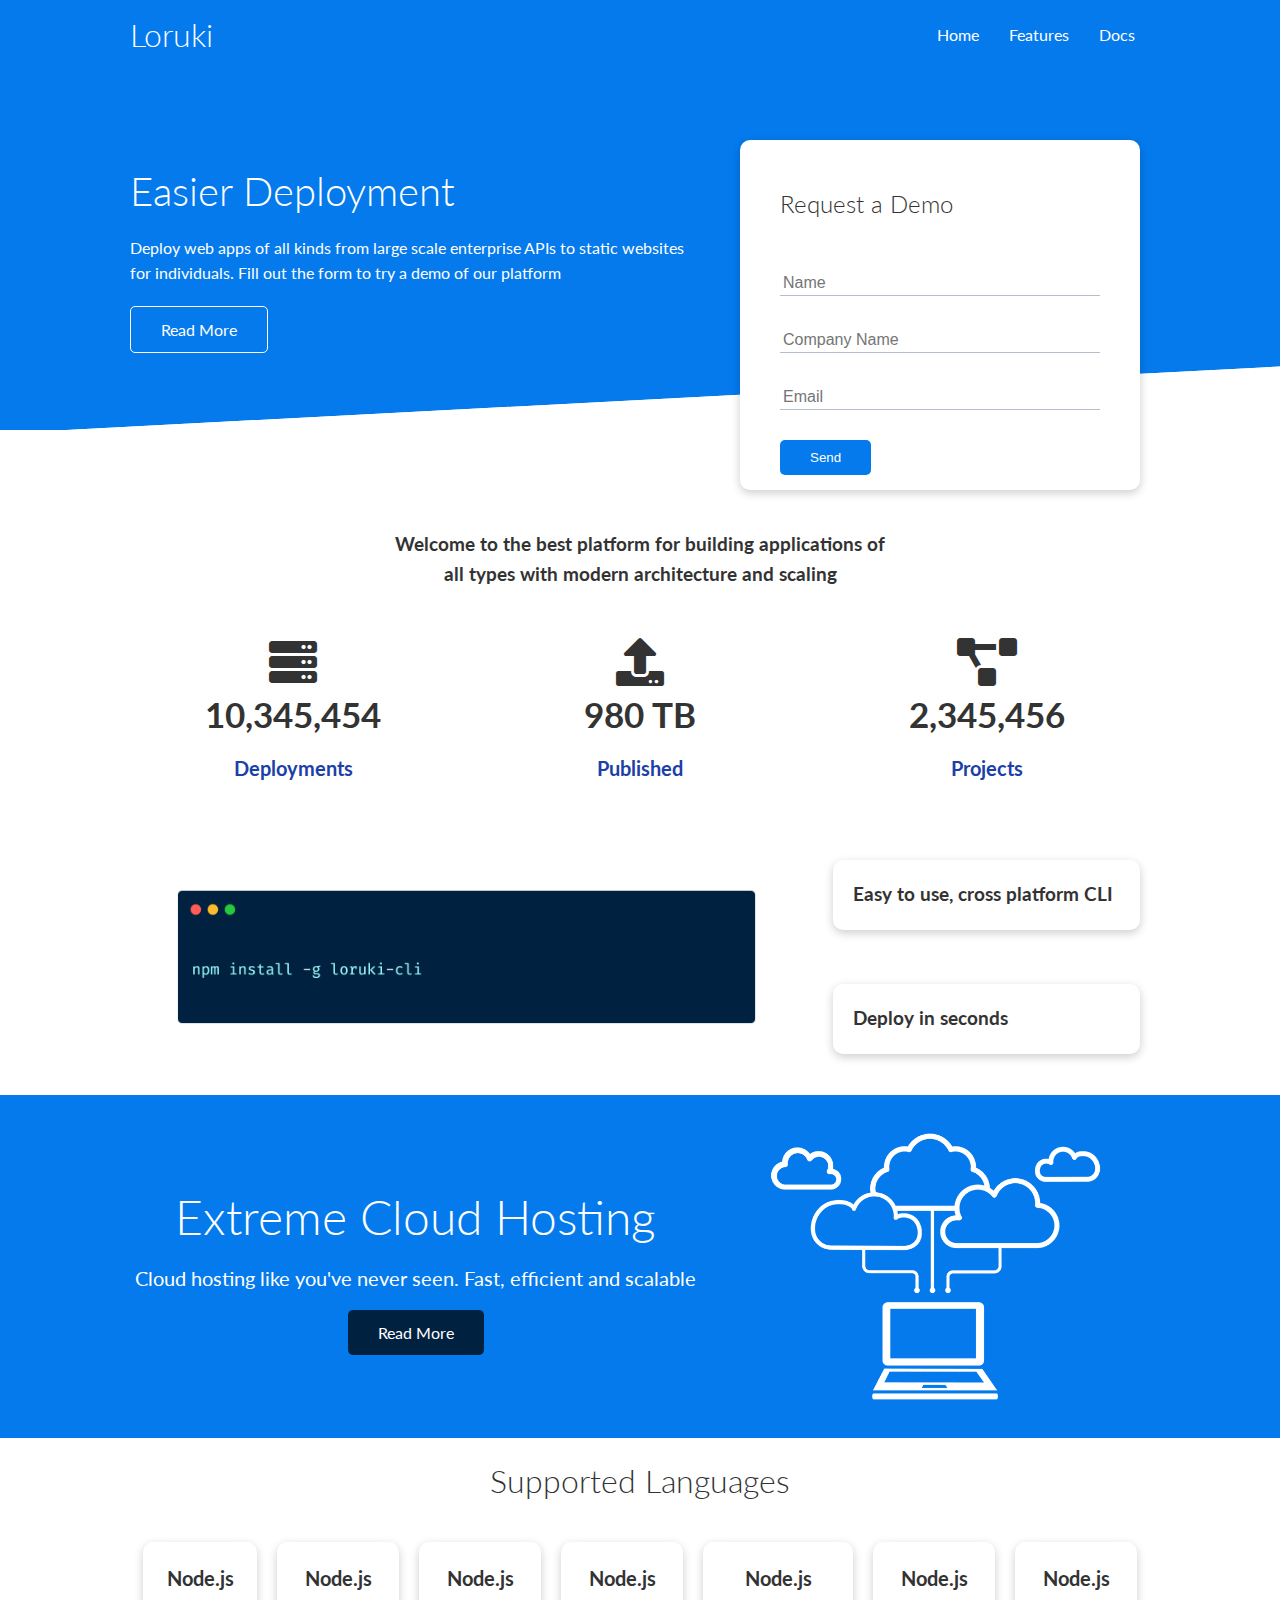
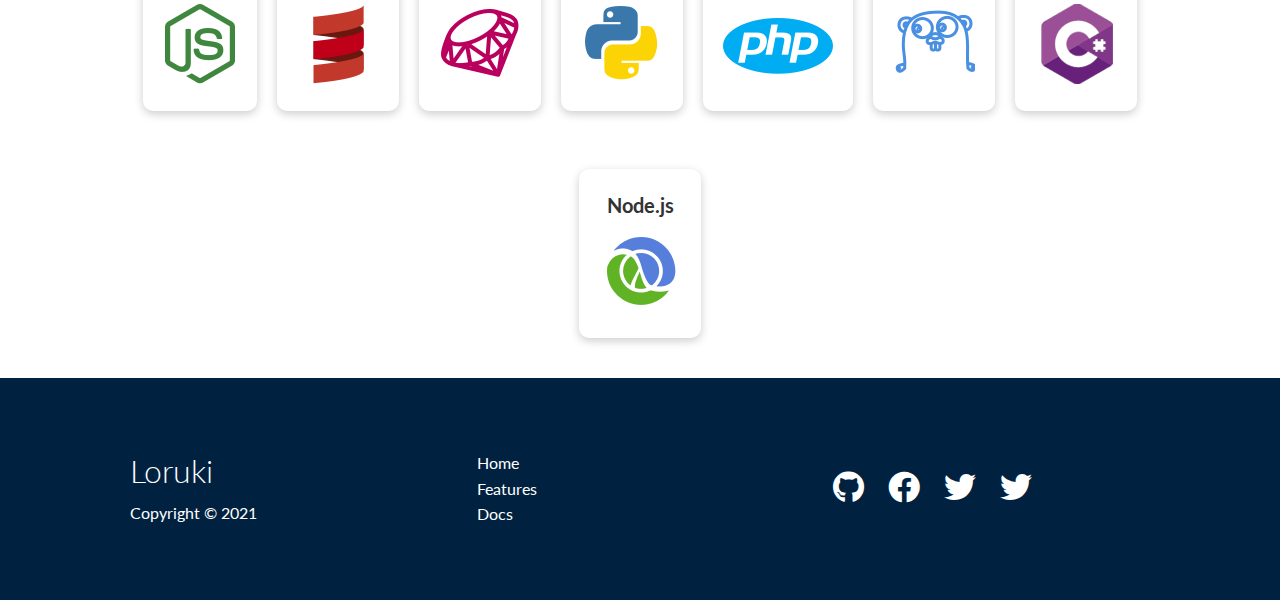
<file: index.html>
<!DOCTYPE html>
<html lang="en">
  <head>
    <meta charset="UTF-8" />
    <meta name="viewport" content="width=device-width, initial-scale=1.0" />
    <link
      rel="stylesheet"
      href="https://cdnjs.cloudflare.com/ajax/libs/font-awesome/5.15.3/css/all.min.css
      "
    />
    <link rel="stylesheet" href="css/style.css" />
    <title>Lokuri</title>
  </head>
  <body>
    <!-- navbar -->
    <div class="navbar">
      <div class="container flex">
        <h1 class="logo">Loruki</h1>

        <nav>
          <ul>
            <li><a href="index.html">Home</a></li>
            <li><a href="features.html">Features</a></li>
            <li><a href="docs.html">Docs</a></li>
          </ul>
        </nav>
      </div>
    </div>
    <!-- showcase -->
    <section class="showcase">
      <div class="container grid">
        <div class="showcase-text">
          <h1>Easier Deployment</h1>
          <p>
            Deploy web apps of all kinds from large scale enterprise APIs to
            static websites for individuals. Fill out the form to try a demo of
            our platform
          </p>
          <a href="features.html" class="btn btn-outline">Read More</a>
        </div>
        <div class="showcase-form card">
          <h2>Request a Demo</h2>
          <form
            action="
          "
            name="contact"
            method="POST"
            data-netlify="true"
            netlify-honeypot="bot-field"
          >
            <input type="hidden" name="form-name" value="contact" />
            <p class="hidden">
              <label
                >Don't fill this out if you're human: <input name="bot-field" <
              /></label>
            </p>
            <div class="form-control">
              <input type="text" name="name" placeholder="Name" required />
            </div>
            <div class="form-control">
              <input
                type="text"
                name="company"
                placeholder="Company Name"
                required
              />
            </div>
            <div class="form-control">
              <input type="email" name="email" placeholder="Email" required />
            </div>
            <input type="submit" value="Send" class="btn btn-primary" />
          </form>
        </div>
      </div>
    </section>
    <!-- stats -->
    <section class="stats">
      <div class="container">
        <h3 class="stats-heading text-center my-1">
          Welcome to the best platform for building applications of all types
          with modern architecture and scaling
        </h3>
        <div class="grid grid-3 text-center my-4">
          <div>
            <i class="fas fa-server fa-3x"></i>
            <h3>10,345,454</h3>
            <p class="text-secondary">Deployments</p>
          </div>
          <div>
            <i class="fas fa-upload fa-3x"></i>
            <h3>980 TB</h3>
            <p class="text-secondary">Published</p>
          </div>
          <div>
            <i class="fas fa-project-diagram fa-3x"></i>
            <h3>2,345,456</h3>
            <p class="text-secondary">Projects</p>
          </div>
        </div>
      </div>
    </section>
    <!-- cli -->
    <section class="cli">
      <div class="container grid">
        <img src="images/cli.png" alt="" />
        <div class="card">
          <h3>Easy to use, cross platform CLI</h3>
        </div>
        <div class="card">
          <h3>Deploy in seconds</h3>
        </div>
      </div>
    </section>

    <!-- Cloud -->
    <section class="cloud bg-primary my-2 py-2">
      <div class="container grid">
        <div class="text-center">
          <h2 class="lg">Extreme Cloud Hosting</h2>
          <p class="lead my-1">
            Cloud hosting like you've never seen. Fast, efficient and scalable
          </p>
          <a href="features.html" class="btn btn-dark">Read More</a>
        </div>
        <img src="images/cloud.png" alt="" />
      </div>
    </section>
    <!-- languages section -->
    <section class="languages">
      <h2 class="md text-center my-2">Supported Languages</h2>
      <div class="container flex">
        <div class="card">
          <h4>Node.js</h4>
          <img src="images/logos/node.png" alt="" />
        </div>
        <div class="card">
          <h4>Node.js</h4>
          <img src="images/logos/scala.png" alt="" />
        </div>
        <div class="card">
          <h4>Node.js</h4>
          <img src="images/logos/ruby.png" alt="" />
        </div>
        <div class="card">
          <h4>Node.js</h4>
          <img src="images/logos/python.png" alt="" />
        </div>
        <div class="card">
          <h4>Node.js</h4>
          <img src="images/logos/php.png" alt="" />
        </div>
        <div class="card">
          <h4>Node.js</h4>
          <img src="images/logos/go.png" alt="" />
        </div>
        <div class="card">
          <h4>Node.js</h4>
          <img src="images/logos/csharp.png" alt="" />
        </div>
        <div class="card">
          <h4>Node.js</h4>
          <img src="images/logos/clojure.png" alt="" />
        </div>
      </div>
    </section>

    <!-- footer -->
    <footer class="footer bg-dark py-5">
      <div class="container grid grid-3">
        <div>
          <h1>Loruki</h1>
          <p>Copyright &copy; 2021</p>
        </div>
        <nav>
          <ul>
            <li><a href="index.html">Home</a></li>
            <li><a href="features.html">Features</a></li>
            <li><a href="docs.html">Docs</a></li>
          </ul>
        </nav>
        <div class="social">
          <a href=""> <i class="fab fa-github fa-2x"></i></a>
          <a href=""> <i class="fab fa-facebook fa-2x"></i></a>
          <a href=""> <i class="fab fa-twitter fa-2x"></i></a>
          <a href=""> <i class="fab fa-twitter fa-2x"></i></a>
        </div>
      </div>
    </footer>
  </body>
</html>
</file>
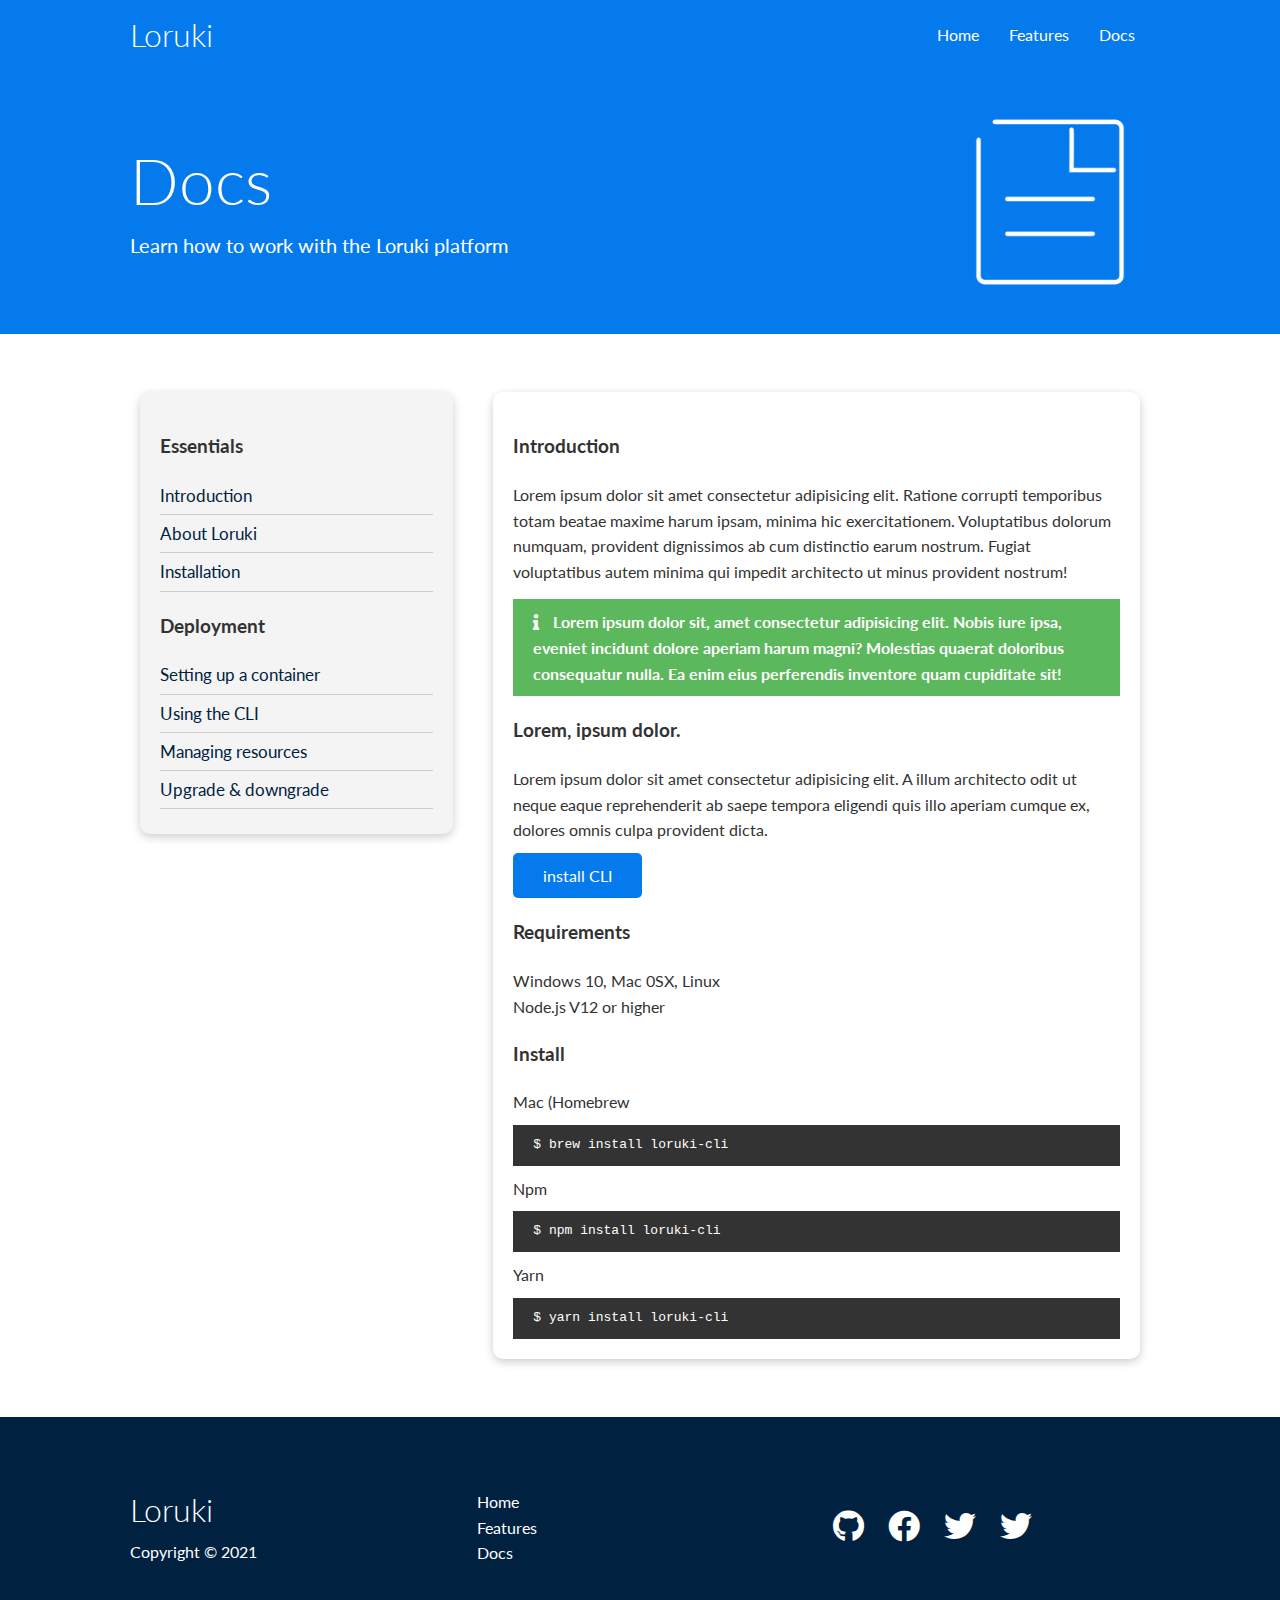
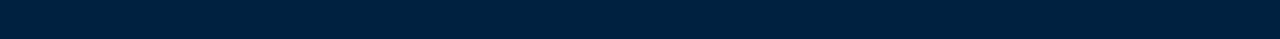
<file: docs.html>
<!DOCTYPE html>
<html lang="en">
  <head>
    <meta charset="UTF-8" />
    <meta name="viewport" content="width=device-width, initial-scale=1.0" />
    <link
      rel="stylesheet"
      href="https://cdnjs.cloudflare.com/ajax/libs/font-awesome/5.15.3/css/all.min.css
      "
    />
    <link rel="stylesheet" href="css/style.css" />
    <title>Lokuri</title>
  </head>
  <body>
    <!-- navbar -->
    <div class="navbar">
      <div class="container flex">
        <h1 class="logo">Loruki</h1>

        <nav>
          <ul>
            <li><a href="index.html">Home</a></li>
            <li><a href="features.html">Features</a></li>
            <li><a href="docs.html">Docs</a></li>
          </ul>
        </nav>
      </div>
    </div>

    <!-- head -->
    <section class="docs-head bg-primary py-3">
      <div class="container grid">
        <div>
          <h1 class="xl">Docs</h1>
          <p class="lead">Learn how to work with the Loruki platform</p>
        </div>
        <img src="images/docs.png" alt="" />
      </div>
    </section>

    <section class="docs-main my-4">
      <div class="container grid">
        <div class="card bg-light p-3">
          <h3 class="my-2">Essentials</h3>
          <nav>
            <ul>
              <li><a class="text-primary" href="#">Introduction</a></li>
              <li><a href="#">About Loruki</a></li>
              <li><a href="#">Installation</a></li>
            </ul>
          </nav>
          <h3 class="my-2">Deployment</h3>
          <nav>
            <ul>
              <li><a href="#">Setting up a container</a></li>
              <li><a href="#">Using the CLI</a></li>
              <li><a href="#">Managing resources</a></li>
              <li><a href="#">Upgrade & downgrade</a></li>
            </ul>
          </nav>
        </div>
        <div class="card">
          <h3>Introduction</h3>
          <p>
            Lorem ipsum dolor sit amet consectetur adipisicing elit. Ratione
            corrupti temporibus totam beatae maxime harum ipsam, minima hic
            exercitationem. Voluptatibus dolorum numquam, provident dignissimos
            ab cum distinctio earum nostrum. Fugiat voluptatibus autem minima
            qui impedit architecto ut minus provident nostrum!
          </p>
          <div class="alert alert-success">
            <i class="fas fa-info"></i>
            <span
              >Lorem ipsum dolor sit, amet consectetur adipisicing elit. Nobis
              iure ipsa, eveniet incidunt dolore aperiam harum magni? Molestias
              quaerat doloribus consequatur nulla. Ea enim eius perferendis
              inventore quam cupiditate sit!</span
            >
          </div>
          <h3>Lorem, ipsum dolor.</h3>
          <p>
            Lorem ipsum dolor sit amet consectetur adipisicing elit. A illum
            architecto odit ut neque eaque reprehenderit ab saepe tempora
            eligendi quis illo aperiam cumque ex, dolores omnis culpa provident
            dicta.
          </p>
          <a href="" class="btn btn-primary">install CLI</a>
          <h3>Requirements</h3>
          <ul>
            <li>Windows 10, Mac 0SX, Linux</li>
            <li>Node.js V12 or higher</li>
          </ul>

          <h3>Install</h3>
          <p>Mac (Homebrew</p>
          <pre><code>$ brew install loruki-cli</code></pre>
          <p>Npm</p>
          <pre><code>$ npm install loruki-cli</code></pre>
          <p>Yarn</p>
          <pre><code>$ yarn install loruki-cli</code></pre>
        </div>
      </div>
    </section>

    <!-- footer -->
    <footer class="footer bg-dark py-5">
      <div class="container grid grid-3">
        <div>
          <h1>Loruki</h1>
          <p>Copyright &copy; 2021</p>
        </div>
        <nav>
          <ul>
            <li><a href="index.html">Home</a></li>
            <li><a href="features.html">Features</a></li>
            <li><a href="docs.html">Docs</a></li>
          </ul>
        </nav>
        <div class="social">
          <a href=""> <i class="fab fa-github fa-2x"></i></a>
          <a href=""> <i class="fab fa-facebook fa-2x"></i></a>
          <a href=""> <i class="fab fa-twitter fa-2x"></i></a>
          <a href=""> <i class="fab fa-twitter fa-2x"></i></a>
        </div>
      </div>
    </footer>
  </body>
</html>
</file>
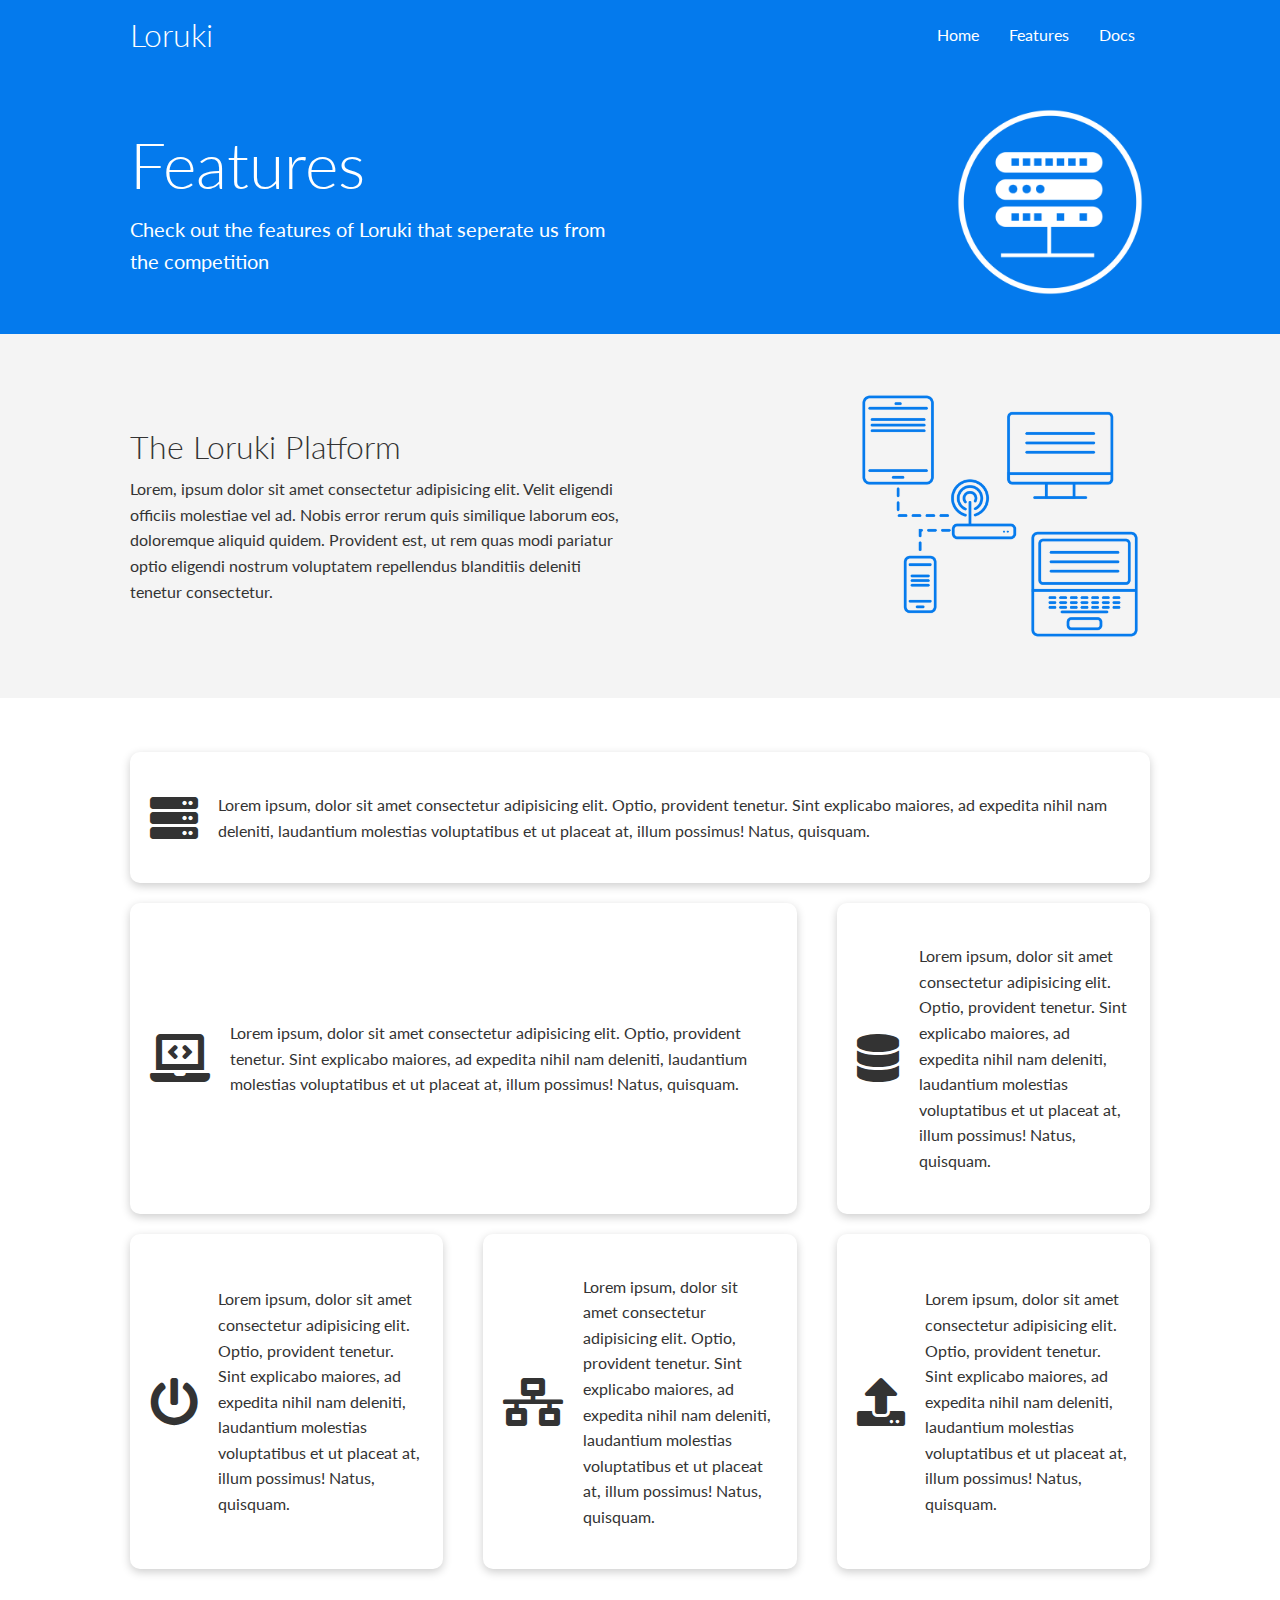
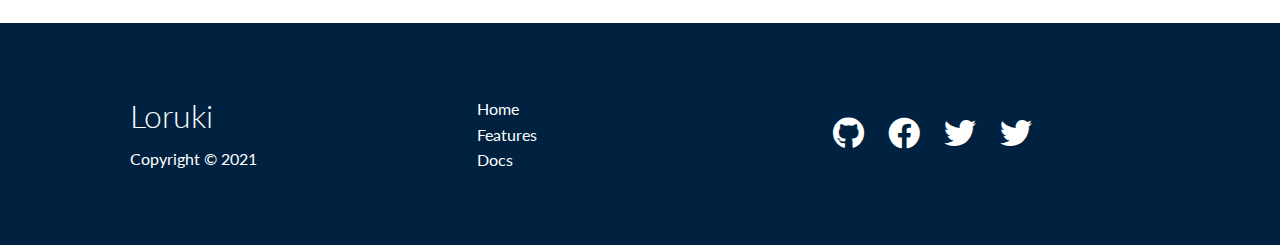
<file: features.html>
<!DOCTYPE html>
<html lang="en">
  <head>
    <meta charset="UTF-8" />
    <meta name="viewport" content="width=device-width, initial-scale=1.0" />
    <link
      rel="stylesheet"
      href="https://cdnjs.cloudflare.com/ajax/libs/font-awesome/5.15.3/css/all.min.css
      "
    />
    <link rel="stylesheet" href="css/style.css" />
    <title>Lokuri</title>
  </head>
  <body>
    <!-- navbar -->
    <div class="navbar">
      <div class="container flex">
        <h1 class="logo">Loruki</h1>

        <nav>
          <ul>
            <li><a href="index.html">Home</a></li>
            <li><a href="features.html">Features</a></li>
            <li><a href="docs.html">Docs</a></li>
          </ul>
        </nav>
      </div>
    </div>

    <!-- header -->
    <section class="features-head bg-primary py-3">
      <div class="container grid">
        <div>
          <h1 class="xl">Features</h1>
          <p class="lead">
            Check out the features of Loruki that seperate us from the
            competition
          </p>
        </div>
        <img src="images/server.png" alt="" />
      </div>
    </section>
    <!-- sub head -->
    <section class="features-sub-head bg-light py-3">
        <div class="container grid">
            <div>
                <h1 class="md">The Loruki Platform</h1>
                <p>
                Lorem, ipsum dolor sit amet consectetur adipisicing elit. Velit eligendi officiis molestiae vel ad. Nobis error rerum quis similique laborum eos, doloremque aliquid quidem. Provident est, ut rem quas modi pariatur optio eligendi nostrum voluptatem repellendus blanditiis deleniti tenetur consectetur.
                </p>
              </div>
              <img src="images/server2.png" alt="" />
            </div>
        </div>
    </section>

    <section class="features-main my-2">
        <div class="container grid grid-3">
            <div class="card flex">
                <i class="fas fa-server fa-3x"></i>
                <p>Lorem ipsum, dolor sit amet consectetur adipisicing elit. Optio, provident tenetur. Sint explicabo maiores, ad expedita nihil nam deleniti, laudantium molestias voluptatibus et ut placeat at, illum possimus! Natus, quisquam.</p>
            </div>
            <div class="card flex ">
                <i class="fas fa-laptop-code fa-3x"></i>
                <p>Lorem ipsum, dolor sit amet consectetur adipisicing elit. Optio, provident tenetur. Sint explicabo maiores, ad expedita nihil nam deleniti, laudantium molestias voluptatibus et ut placeat at, illum possimus! Natus, quisquam.</p>
            </div>
            <div class="card flex">
                <i class="fas fa-database fa-3x"></i>
                <p>Lorem ipsum, dolor sit amet consectetur adipisicing elit. Optio, provident tenetur. Sint explicabo maiores, ad expedita nihil nam deleniti, laudantium molestias voluptatibus et ut placeat at, illum possimus! Natus, quisquam.</p>
            </div>
            <div class="card flex">
                <i class="fas fa-power-off fa-3x"></i>
                <p>Lorem ipsum, dolor sit amet consectetur adipisicing elit. Optio, provident tenetur. Sint explicabo maiores, ad expedita nihil nam deleniti, laudantium molestias voluptatibus et ut placeat at, illum possimus! Natus, quisquam.</p>
            </div>
            <div class="card flex">
                <i class="fas fa-network-wired fa-3x"></i>
                <p>Lorem ipsum, dolor sit amet consectetur adipisicing elit. Optio, provident tenetur. Sint explicabo maiores, ad expedita nihil nam deleniti, laudantium molestias voluptatibus et ut placeat at, illum possimus! Natus, quisquam.</p>
            </div>
            <div class="card flex">
                <i class="fas fa-upload fa-3x"></i>
                <p>Lorem ipsum, dolor sit amet consectetur adipisicing elit. Optio, provident tenetur. Sint explicabo maiores, ad expedita nihil nam deleniti, laudantium molestias voluptatibus et ut placeat at, illum possimus! Natus, quisquam.</p>
            </div>
        </div>
    </section>


    <!-- footer -->
    <footer class="footer bg-dark py-5">
      <div class="container grid grid-3">
        <div>
          <h1>Loruki</h1>
          <p>Copyright &copy; 2021</p>
        </div>
        <nav>
          <ul>
            <li><a href="index.html">Home</a></li>
            <li><a href="features.html">Features</a></li>
            <li><a href="docs.html">Docs</a></li>
          </ul>
        </nav>
        <div class="social">
          <a href=""> <i class="fab fa-github fa-2x"></i></a>
          <a href=""> <i class="fab fa-facebook fa-2x"></i></a>
          <a href=""> <i class="fab fa-twitter fa-2x"></i></a>
          <a href=""> <i class="fab fa-twitter fa-2x"></i></a>
        </div>
      </div>
    </footer>
  </body>
</html>
</file>
<file: css/style.css>
@import url("https://fonts.googleapis.com/css2?family=Lato:wght@300&display=swap");

:root {
  --primary-color: #047aed;
  --secondary-color: #1c3fa8;
  --dark-color: #002240;
  --light-color: #f4f4f4;
  --success-color: #5cb85c;
  --error-color: #d9534f;
}

* {
  margin: 0;
  padding: 0;
  box-sizing: border-box;
}

.hidden {
  visibility: hidden;
  height: 0;
}

/* margins */

.my-1 {
  margin: 1rem 0;
}

.my-2 {
  margin: 1.5rem 0;
}

.my-3 {
  margin: 2rem 0;
}

.my-4 {
  margin: 3rem 0;
}

.my-5 {
  margin: 4rem 0;
}

.m-1 {
  margin: 1rem;
}

.m-2 {
  margin: 1.5rem;
}

.m-3 {
  margin: 2rem;
}

.m-4 {
  margin: 3rem;
}

.m-5 {
  margin: 4rem;
}

/* padding */
.py-1 {
  padding: 1rem 0;
}

.py-2 {
  padding: 1.5rem 0;
}

.py-3 {
  padding: 2rem 0;
}

.py-4 {
  padding: 3rem 0;
}

.py-5 {
  padding: 4rem 0;
}

.p-1 {
  padding: 1rem;
}

.p-2 {
  padding: 1.5rem;
}

.p-3 {
  padding: 2rem;
}

.p-4 {
  padding: 3rem;
}

.p-5 {
  margin: 4rem;
}

/* base styles */

body {
  font-family: "Lato", sans-serif;
  color: #333;
  line-height: 1.6;
}

ul {
  list-style-type: none;
}

a {
  text-decoration: none;
  color: #333;
}

h1,
h2 {
  font-weight: 300;
  line-height: 1.2;
  margin: 10px 0;
}

p {
  margin: 10px 0;
}

img {
  width: 100%;
}

/* navbar */

.navbar {
  color: #fff;
  height: 70px;
  background-color: var(--primary-color);
}

.navbar .flex {
  justify-content: space-between;
}

.container {
  max-width: 1100px;
  margin: 0 auto;
  overflow: auto;
  /* this was to get rid of the 10px we have set on all our h1s */
  padding: 0 40px;
}

.flex {
  display: flex;
  justify-content: center;
  align-items: center;
  height: 100%;
}

.navbar ul {
  display: flex;
}

.navbar a {
  color: #fff;
  padding: 10px;
  margin: 0 5px;
}

.navbar a:hover {
  border-bottom: 2px #fff solid;
  background-color: rgb(255, 162, 0);
}

/* showcase */

.showcase {
  height: 40vh;
  background-color: var(--primary-color);
  color: #fff;
  position: relative;
  /* position relative jus means move it from where it is but keep its mark there ,, n also needed for position absolujte if we wanted to position any children anbsolutely so we set relative here  */
}

.showcase h1 {
  font-size: 40px;
}

.showcase p {
  margin: 20px 0;
}

.grid {
  display: grid;
  grid-template-columns: 1fr 1fr;
  gap: 20px;
  justify-content: center;
  align-items: center;
  height: 100%;
}

.showcase .grid {
  grid-template-columns: 55% 45%;
  gap: 0;
  overflow: visible;
}

.showcase-text {
  animation: slideInFromLeft 1s ease-in;
}

.card {
  background-color: #fff;
  color: #333;
  border-radius: 10px;
  box-shadow: 0 3px 10px rgba(0, 0, 0, 0.2);
  padding: 20px;
  margin: 10px;
}

.showcase-form {
  position: relative;
  top: 60px;
  height: 350px;
  width: 400px;
  padding: 40px;
  z-index: 100;
  justify-self: end;
  animation: slideInFromRight 1s ease-in;
}

.showcase-form .form-control {
  margin: 30px 0;
}

.showcase-form input[type="text"],
.showcase-form input[type="email"] {
  border: 0;
  border-bottom: 1px solid #b4becb;
  width: 100%;
  padding: 3px;
  font-size: 16px;
}

.showcase input:focus {
  outline: none;
}

.btn {
  display: inline-block;
  padding: 10px 30px;
  cursor: pointer;
  background: var(--primary-color);
  color: #fff;
  border: none;
  border-radius: 5px;
}

.btn-outline {
  background-color: transparent;
  border: 1px #fff solid;
}

.btn:hover {
  transform: scale(0.98);
}

.showcase::before,
.showcase::after {
  content: "";
  position: absolute;
  height: 100px;
  bottom: -70px;
  /* minus instead of pushing up from bottom likw ir does with positiv value it will push bottom down so its like doing top but we can start it from the bottom  */
  right: 0;
  left: 0;
  background: #fff;
  transform: skewY(-3deg);
  /* sick little effect above  */
  -webkit-transform: skewY(-3deg);
  -moz-transform: skewY(-3deg);
  -ms-transform: skewY(-3deg);
}

/* backgrounds and colored buttons */
.bg-primary,
.btn-primary {
  background-color: var(--primary-color);
  color: #fff;
}

.bg-primary a,
.btn-primary a,
.bg-secondary a,
.btn-secondary a,
.bg-dark a,
.btn-dark a,
.bg-light a,
.btn-light a {
  color: #fff;
}

.bg-secondary,
.btn-secondary {
  background-color: var(--secondary-color);
  color: #fff;
}

.bg-dark,
.btn-dark {
  background-color: var(--dark-color);
  color: #fff;
}

.bg-light,
.btn-light {
  background-color: var(--light-color);
  color: #333;
}

/* text sizes */

.lead {
  font-size: 20px;
}

.sm {
  font-size: 1rem;
}

.md {
  font-size: 2rem;
}

.lg {
  font-size: 3rem;
}

.xl {
  font-size: 4rem;
}

/* stats  */
.stats {
  padding-top: 100px;
  animation: slideInFromBottom 1s ease-in;
}

.grid-3 {
  grid-template-columns: repeat(3, 1fr);
  /* cos this is further down in css file it will take priority over our grid class so therefore it will apply this one where we need it makes sense  */
}

.text-center {
  text-align: center;
}

.stats-heading {
  max-width: 500px;
  /* max width means it will never be bigger than 500px min width means it will never be smalle than the given amount  */
  margin: 0 auto;
  /* use inspector to debug code could se ehere margin was crossed out in styles in inspector 
  which made me see another margin was over riding it n it was cos i had all mathins n paddings set below of style sheet so they was over riding my styles so i put them to the top of the style sheet and it solved it  */
}

.stats .grid h3 {
  font-size: 35px;
}

.stats .grid p {
  font-size: 20px;
  font-weight: bold;
}

/* cli */
.cli .grid {
  grid-template-columns: repeat(3, 1fr);
  /* grid affects all main children and it will resize them to what we have set in above  */
  grid-template-rows: repeat(2, 1fr);
  /* dont see grid template rows often but it sets the height without any other properties its blank right now the space */
}

.cli .grid > *:first-child {
  /* this is targeting the img cos its the first child */
  grid-column: 1 / span 2;
  /* this is equivlant to 1 / 3 but we can say start at 1 and span across 2 more columns  */
  grid-row: 1 / 3;
  /* code looked fcked before i done the style above to set the rows which is again the height of the img in the grid  */
}

/* cloud */
.cloud .grid {
  grid-template-columns: 4fr 3fr;
  /* above line is just saying give me two columns going horizontal one colum the size of 4fractions the other column 3frations and that will be our main children inside the grid class  */
}

/* languages */

.languages .flex {
  flex-wrap: wrap;
}

.languages .card {
  text-align: center;
  margin: 18px 10px 40px;
  transition: transform 0.5s;
}

.languages .card h4 {
  font-size: 20px;
  margin-bottom: 10px;
}

.languages .card:hover {
  transform: translateY(-15px);
  /* a positive number will bring it down wen we hover and a negative number will bring it up */
}

/* alerts */
.alert {
  background-color: var(--light-color);
  padding: 10px 20px;
  font-weight: bold;
  margin: 15px 0;
}

.alert i {
  margin-right: 10px;
}

.alert-success {
  background-color: var(--success-color);
  color: #fff;
}

.alert-error {
  background-color: var(--error-color);
  color: #fff;
}

/* features page */
.features-head img,
.docs-head img {
  width: 200px;
  justify-self: end;
}

.features-sub-head img {
  width: 300px;
  justify-self: end;
}

.features-main .card > i {
  margin-right: 20px;
}

.features-main .grid {
  padding: 30px;
}

.features-main .grid > *:first-child {
  grid-column: 1 / span 3;
}
.features-main .grid > :nth-child(2) {
  grid-column: 1 / span 2;
}

/* docs page  */

.docs-main .card a {
  color: var(--dark-color);
}

.docs-main h3 {
  margin: 20px 0;
}

.docs-main .btn.btn-primary {
  color: #fff;
}

.docs-main .grid {
  grid-template-columns: 1fr 2fr;
  align-items: flex-start;
  /* align items will go on y axis like default flexbox */
}

.docs-main nav li {
  font-size: 17px;
  padding-bottom: 5px;
  margin-bottom: 5px;
  border-bottom: 1px #ccc solid;
}

.docs-main a:hover {
  font-weight: bold;
}

code,
pre {
  background: #333;
  color: #fff;
  padding: 10px;
}

/* text colors*/
.text-primary {
  color: var(--primary-color);
}

.text-secondary {
  color: var(--secondary-color);
}

.text-dark {
  color: var(--dark-color);
}

.text-light {
  color: var(--light-color);
}

/* footer */

.footer .social a {
  margin: 0 10px;
}

/* animation */

@keyframes slideInFromLeft {
  0% {
    transform: translateX(-100%);
    /* -x moves left positive moves to the right */
  }

  100% {
    transform: translateX(0);
  }
}

@keyframes slideInFromRight {
  0% {
    transform: translateX(100%);
    /* -x moves left positive moves to the right */
  }

  100% {
    transform: translateX(0);
  }
}

@keyframes slideInFromTop {
  0% {
    transform: translateY(-100%);
    /* -x moves left positive moves to the right */
  }

  100% {
    transform: translateX(0);
  }
}

@keyframes slideInFromBottom {
  0% {
    transform: translateY(100%);
    /* -x moves left positive moves to the right */
  }

  100% {
    transform: translateX(0);
  }
}

/* tablets and under // llook at these widths and other website u made color one for widths cos relaly u dont need loads of media queries // stop forgetting basic shit its lije u over think it get a bit anxious n ur mind goes blank avbout the thing even though u know it before u make any aite plan it all in head kinda how ur gna do it everything thats gna be the same create one class for n use it multiple times like we did in this site  */
/* also remember try and do as many media queries whilst like tablet size n below cos hardlty have to change them on mobile jus fine tweeks cos everything normally always stacks from tablet sizwe n below  */
@media (max-width: 768px) {
  .grid,
  .showcase .grid,
  .stats .grid,
  .cli .grid,
  .cloud .grid,
  .features-main .grid,
  .docs-main .grid {
    grid-template-columns: 1fr;
    /* how many colums going left to right */
    grid-template-rows: 1fr;
    /* how many rows going top to bottom on the grid  */
    /* then we use lines to span them were we want on the child elements */
    /* can set a min height and min width for our columns on the parent using grid auto col or grid auto row */
    /* can align them jus get these first proper;y n use it anywhere thats two dimenttonal */
    /* forget grid template columns use lines etc for now */
    /* full understand grid now kinda  */
  }

  .showcase {
    height: auto;
  }

  .showcase-text {
    text-align: center;
    margin-top: 40px;
    animation: slideInFromTop 1s ease-in;
  }

  .showcase-form {
    justify-self: center;
    /* remember this is a grid item so we can do this  */
    margin: auto;
    /* what does margin auto actually do */
    animation: slideInFromBottom 1s ease-in;
  }

  .cli .grid > *:first-child {
    grid-column: 1;
    grid-row: 1;
    /* so remember this is setting the size width n height u want each grid item to span */
  }

  .features-head,
  .features-sub-head,
  .docs-head {
    text-align: center;
  }

  .features-head img,
  .features-sub-head img,
  .docs-head img {
    justify-self: center;
  }

  .features-main .grid > *:first-child,
  .features-main .grid > *:nth-child(2) {
    grid-column: 1;
  }
}

/* mobile  */
@media (max-width: 500px) {
  .navbar {
    height: 110px;
  }

  .navbar .flex {
    flex-direction: column;
  }

  .navbar ul {
    padding: 10px;
    background-color: rgba(0, 0, 0, 0.1);
  }
}
</file>
